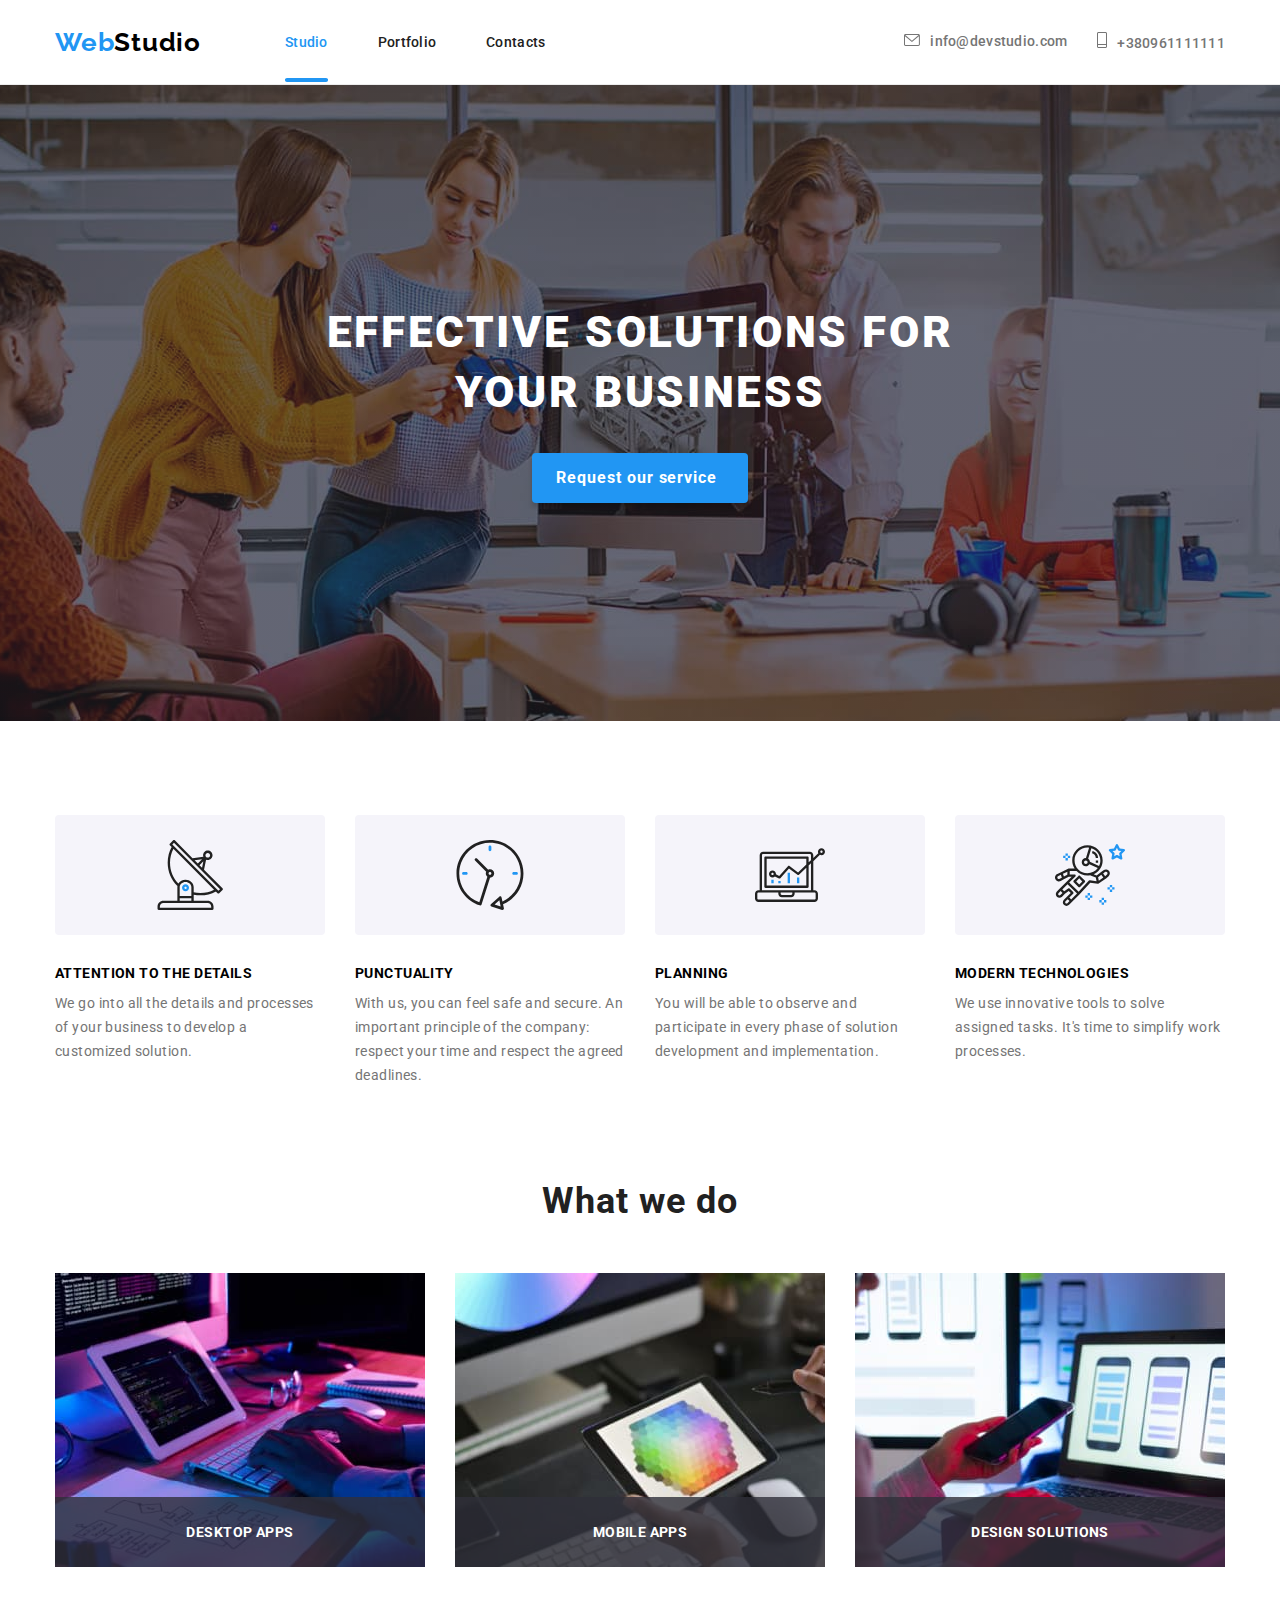
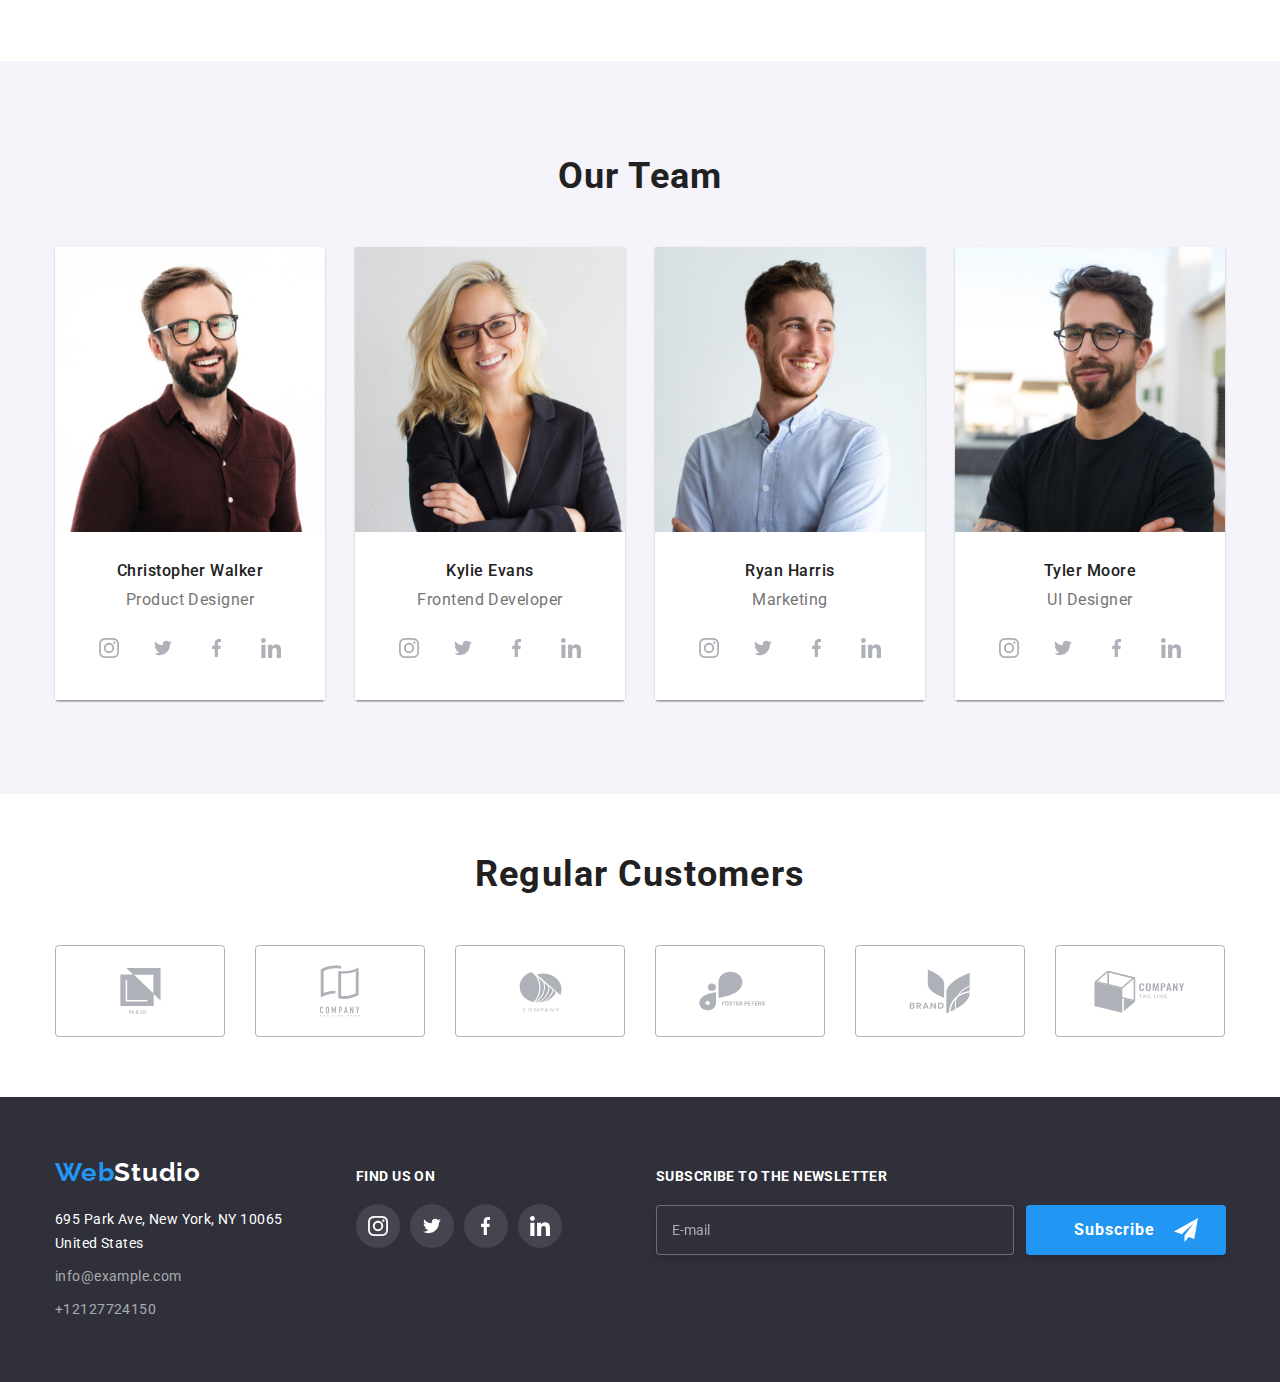
<file: index.html>
<!DOCTYPE html>
<html lang="en">
  <head>
    <meta charset="UTF-8"/>
    <meta http-equiv="X-UA-Compatible" content="IE=edge" />
    <meta name="viewport" content="width=, initial-scale=1.0" />
    <title>Web Studio</title>
    <link rel="stylesheet" href ="https://cdnjs.cloudflare.com/ajax/libs/modern-normalize/1.1.0/modern-normalize.min.css">
    <link rel="stylesheet" href="./css/main.min.css">
    <link rel="preconnect" href="https://fonts.googleapis.com">
<link rel="preconnect" href="https://fonts.gstatic.com" crossorigin>
<link href="https://fonts.googleapis.com/css2?family=Raleway:wght@700&family=Roboto:wght@400;500;700;900&display=swap" rel="stylesheet">

  </head>
  <body>
    <header class="header">
   <div class="container header-container">
      <nav class="page-nav">
            <a href="./index.html" class="logo">Web<span class="logo__header logo__header--dark">Studio</span></a>
            <ul class="page-nav__list">
              <li class="page-nav__link"><a href="./index.html" class="page-nav__item--current">Studio</a></li>
              <li class="page-nav__link"><a href="./portfolio.html" class="page-nav__item ">Portfolio</a></li>
              <li class="page-nav__link"><a href="" class="page-nav__item">Contacts</a></li>
            </ul>
      </nav>

  <div class="connect">
    <a class="connect__mail" href="mailto:info@devstudio.com">
      <svg class="connect__icon" width="16px" height="12px">
      <use href="./images4/symbol-defs.svg#icon-envelope"></use>
    </svg>info@devstudio.com</a>

    
    <a class="connect__tel"  href="tel:+380961111111"> 
      <svg class="connect__icon" width="10" height="16px">
      <use href="./images4/symbol-defs.svg#icon-Vector"></use>
    </svg>+380961111111</a>
      </div>
      <button type="button" class="menu-open-btn" data-menu-open>
        <svg class="menu-icon" width="40px" height="40px">
          <use href="./images4/symbol-defs.svg#icon-burger"></use>
        </svg>
        </button>
        
      <div class="mob-menu is-hidden" data-menu>
        <div class="mob-menu__container">
          <button type="button" class="menu-close-btn" data-menu-close>
            <svg class="modal__icon" width="19" height="19" >
              <use href="./images4/symbol-defs.svg#icon-close-sign"></use>
            </svg>
          </button>
            <div class="menu-top">
              <ul class="mob-menu__list">
                <li class="mob-menu__link"><a href="./index.html" class="mob-menu__item">Studio</a></li>
                <li class="mob-menu__link"><a href="./portfolio.html" class="mob-menu__item ">Portfolio</a></li>
                <li class="mob-menu__link"><a href="" class="mob-menu__item">Contacts</a></li>
              </ul>
          
          </div>
                <div class="menu-bottom">
                  <ul class="menu-contacts">
                    <li class="menu-connect__link">
                      <a class="menu-connect__tel"  href="tel:+380961111111">+380961111111</a>
                    </li>
                    <li class="menu-connect__link">
                      <a class="menu-connect__mail" href="mailto:info@devstudio.com">info@devstudio.com</a>
                    </li>
                  </ul>
            
              <ul class="mob-soc" >
                <li class="mob-soc__item">
                  <a class="mob-soc__link" 
                  href=""
                  target="_blank"
                  rel="noopener noreferrer nofollow">Instagram</a>
                  <span class="soc-line"></span>
                </li>
                <li class="mob-soc__item">
                  <a class="mob-soc__link" 
                  href=""
                  target="_blank"
                  rel="noopener noreferrer nofollow">Twitter</a>
                <span class="soc-line"></span>
                </li>
                <li class="mob-soc__item">
                  <a class="mob-soc__link" 
                  href=""
                  target="_blank"
                  rel="noopener noreferrer nofollow">Facebook</a>
                  <span class="soc-line">
                  </span></li>
                <li class="mob-soc__item">
                  <a class="mob-soc__link" 
                  href=""
                  target="_blank"
                  rel="noopener noreferrer nofollow">Linkedin</a>
            
                </li>
              </ul>
           </div>
          </div>
   </header> 
    <main>
     <section class="hero">
        <div class="container">
          <h1 class="hero__title"> EFFECTIVE SOLUTIONS FOR YOUR BUSINESS</h1>
          <button type="button" class="hero__button" data-modal-open>Request our service</button>
        </div>
      </section> 
   
      <section class="features">
        <div class="container">
          <h2 class="visually-hidden">What we proud of</h2>
          <ul class="features-list">
            <li class="features-list__link">
              <div class="features-list__icon">
                <svg class="features-icon" width="70" height="70">
                  <use href="./images4/symbol-defs.svg#icon-sputnik">
                  </use>
                </svg>
              </div>
                <h3 class="features-list__title">attention to the details</h3>
              <p class="features-list__text">
                We go into all the details and processes of your business to
                develop a customized solution.
              </p>
            </li>
            <li class="features-list__link">
              <div class="features-list__icon">
                <svg class="features-icon" width="70" height="70">
                  <use href="./images4/symbol-defs.svg#icon-clock">
                  </use>
                </svg>
              </div>
              <h3 class="features-list__title">punctuality</h3>
              <p class="features-list__text">
                With us, you can feel safe and secure. An important principle of
                the company: respect your time and respect the agreed deadlines.
              </p>
            </li>
            <li class="features-list__link">
              <div class="features-list__icon">
                <svg class="features-icon" width="70" height="70">
                  <use href="./images4/symbol-defs.svg#icon-diagram">
                  </use>
                </svg>
              </div>
              <h3 class="features-list__title">planning</h3>
              <p class="features-list__text">
                You will be able to observe and participate in every phase of
                solution development and implementation.
              </p>
            </li>
            <li class="features-list__link">
              <div class="features-list__icon">
                <svg class="features-icon" width="70" height="70">
                  <use href="./images4/symbol-defs.svg#icon-astronaut">
                  </use>
                </svg>
              </div>
              <h3 class="features-list__title">modern technologies</h3>
              <p class="features-list__text">
                We use innovative tools to solve assigned tasks. It's time to
                simplify work processes.
              </p>
            </li>
          </ul>
       
        </div>
      
      </section>
  
      <section class="images">
        <div class="container">
          <h2 class="images__title">What we do</h2>
          <ul class="images__list">
              <li class="images__link">
                <a class="images__img" href="">
                  <picture>
                    <source srcset="./images/computer.jpg 1x,
                    ./images/computer@2x.jpg 2x"
                    media="(min-width: 1200px)"/>
                    <img src="./images/computer.jpg" 
                  alt="person working on computer" 
                  width="370" height="294"/>
                  </picture>
                  <p class="images__text">desktop apps</p> 
                </a>
            </li>
            <li class="images__link">
              <a class="images__img" href="">
                <picture>
                  <source srcset="./images/ipad.jpg 1x,
                  ./images/ipad@2x.jpg 2x"
                  media="(min-width: 1200px)"/>
                  <img src="./images/ipad.jpg" 
                alt="person working on ipad" 
                width="370" height="294"/>
                </picture>
                
              <p class="images__text">mobile apps</p>
              </a>
             </li>
                  <li class="images__link">
                    <a class="images__img" href="">
                      <picture>
                        <source srcset="./images/phone.jpg 1x,
                        ./images/phone@2x.jpg 2x"
                        media="(min-width: 1200px)"/>
                        <img src="./images/phone.jpg" 
                    alt="person sync phone with computer" 
                    width="370" height="294"/>
                      </picture>
            <p class="images__text">design solutions</p> 
                    </a>
                  </li>
                </ul>
        </div>
        </section>
        <section class="team">
         <div class="container">
            <h2 class="team__title">Our Team</h2>
            <ul class="team-list">
              <li class="team-list__item">
                <picture>
                  <source srcset="./webstudio/man1-mob.jpg 1x , 
                  ./webstudio/man1@2x-mob.jpg 2x"
                  media="(max-width: 767px)"/>
                  <source srcset="./webstudio/man1-tab.jpg 1x ,
                  ./webstudio/man1@2x-tab.jpg 2x"
                  media="(min-width: 768px)"/>
                  <source srcset="./images/man1.jpg 1x,
                  ./webstudio/man1@2x.jpg  2x"
                  media="(min-width: 1200px)"/>
                  <img
                  class="team-list__image"
                  src="./images/man1.jpg"
                  alt="photo of man"
                  width="450"
                />
                </picture>
                
            <div class="team-description">
              <h3 class="team-description__person">Christopher Walker</h3>
              <p class="team-description__process">Product Designer</p>  
              <ul class="team-soc-list">
                <li class="team-soc-list__item"><a class="team-soc-list__link" href="">
                  <svg class="team-soc-list__icon" width="20px" height="20px">
      <use href="./images4/symbol-defs.svg#icon-instagram"></use>
    </svg></a></li>
                <li class="team-soc-list__item"><a class="team-soc-list__link" href="">
                  <svg class="team-soc-list__icon" width="20px" height="16px">
      <use href="./images4/symbol-defs.svg#icon-twitter"></use>
    </svg></a></li>
                <li class="team-soc-list__item"><a class="team-soc-list__link" href="">
                  <svg class="team-soc-list__icon" width="10px" height="20px">
      <use href="./images4/symbol-defs.svg#icon-facebook"></use>
    </svg></a></li>
                <li class="team-soc-list__item"><a class="team-soc-list__link" href="">
                  <svg class="team-soc-list__icon" width="20px" height="20px">
      <use href="./images4/symbol-defs.svg#icon-linkedin"></use>
    </svg></a></li>
              </ul>
           
            </div>     
              </li>
              <li class="team-list__item">
                <picture>
                  <source srcset="./webstudio/woman-mob.jpg 1x , 
                  ./webstudio/woman@2x-mob.jpg 2x"
                  media="(max-width: 767px)"/>
                  <source srcset="./webstudio/woman-tab.jpg 1x ,
                  ./webstudio/woman@2x-tab.jpg 2x"
                  media="(min-width: 768px)"/>
                  <source srcset="./images/woman.jpg 1x,
                  ./webstudio/woman@2x.jpg  2x"
                  media="(min-width: 1200px)"/>
                  <img
                  class="team-list__image"
                  src="./images/woman.jpg"
                  alt="photo of woman"
                  width="450"
                 />
                </picture>
                <div class="team-description">
                <h3 class="team-description__person" >Kylie Evans</h3>
                <p class="team-description__process" >Frontend Developer</p>
                <ul class="team-soc-list">
                  <li class="team-soc-list__item"><a class="team-soc-list__link" href="">
                    <svg class="team-soc-list__icon" width="20px" height="20px">
      <use href="./images4/symbol-defs.svg#icon-instagram"></use>
    </svg></a></li>
                <li class="team-soc-list__item"><a class="team-soc-list__link" href="">
                  <svg class="team-soc-list__icon" width="20px" height="16px">
      <use href="./images4/symbol-defs.svg#icon-twitter"></use>
    </svg></a></li>
                <li class="team-soc-list__item"><a class="team-soc-list__link" href="">
                  <svg class="team-soc-list__icon" width="10px" height="20px">
      <use href="./images4/symbol-defs.svg#icon-facebook"></use>
    </svg></a></li>
                <li class="team-soc-list__item"><a class="team-soc-list__link" href="">
                  <svg class="team-soc-list__icon" width="20px" height="20px">
      <use href="./images4/symbol-defs.svg#icon-linkedin"></use>
    </svg></a></li>
                </ul>
               </div>
              </li>
              <li class="team-list__item">
                <picture>
                  <source srcset="./webstudio/man2-mob.jpg 1x , 
                  ./webstudio/man2@2x-mob.jpg 2x"
                  media="(max-width: 767px)"/>
                  <source srcset="./webstudio/man2-tab.jpg 1x ,
                  ./webstudio/man2@2x-tab.jpg 2x"
                  media="(min-width: 768px)"/>
                  <source srcset="./images/man2.jpg 1x,
                  ./webstudio/man2@2x.jpg  2x"
                  media="(min-width: 1200px)"/>
                  <img
                  class="team-list__image"
                  src="./images/man2.jpg"
                  alt="photo of man"
                  width="450"
                 />
                </picture>
               <div class="team-description">
                <h3 class="team-description__person" >Ryan Harris</h3>
                <p class="team-description__process" >Marketing</p>
                <ul class="team-soc-list">
                  <li class="team-soc-list__item"><a class="team-soc-list__link" href="">
                    <svg class="team-soc-list__icon" width="20px" height="20px">
      <use href="./images4/symbol-defs.svg#icon-instagram"></use>
    </svg></a></li>
                <li class="team-soc-list__item"><a class="team-soc-list__link" href="">
                  <svg class="team-soc-list__icon" width="20px" height="16px">
      <use href="./images4/symbol-defs.svg#icon-twitter"></use>
    </svg></a></li>
                <li class="team-soc-list__item"><a class="team-soc-list__link" href="">
                  <svg class="team-soc-list__icon" width="10px" height="20px">
      <use href="./images4/symbol-defs.svg#icon-facebook"></use>
    </svg></a></li>
                <li class="team-soc-list__item"><a class="team-soc-list__link" href="">
                  <svg class="team-soc-list__icon" width="20px" height="20px">
      <use href="./images4/symbol-defs.svg#icon-linkedin"></use>
    </svg></a></li>
                  
                </ul>
                </div>
              </li>
              <li class="team-list__item">
                <picture>
                  <source srcset="./webstudio/man3-mob.jpg 1x , 
                  ./webstudio/man3@2x-mob.jpg 2x"
                  media="(max-width: 767px)"/>
                  <source srcset="./webstudio/man3-tab.jpg 1x ,
                  ./webstudio/man3@2x-tab.jpg 2x"
                  media="(min-width: 768px)"/>
                  <source srcset="./images/man3.jpg 1x,
                  ./webstudio/man3@2x.jpg  2x"
                  media="(min-width: 1200px)"/>
                  <img
                  class="team-list__image"
                  src="./images/man3.jpg"
                  alt="photo of man"
                  width="450"
                />
                </picture>
                <div class="team-description">
                <h3 class="team-description__person" >Tyler Moore</h3>
                <p class="team-description__process" >UI Designer</p>
                <ul class="team-soc-list">
                  <li class="team-soc-list__item"><a class="team-soc-list__link" href="">
                    <svg class="team-soc-list__icon" width="20px" height="20px">
      <use href="./images4/symbol-defs.svg#icon-instagram"></use>
    </svg></a></li>
                <li class="team-soc-list__item"><a class="team-soc-list__link" href="">
                  <svg class="team-soc-list__icon" width="20px" height="16px">
      <use href="./images4/symbol-defs.svg#icon-twitter"></use>
    </svg></a></li>
                <li class="team-soc-list__item"><a class="team-soc-list__link" href="">
                  <svg class="team-soc-list__icon" width="10px" height="20px">
      <use href="./images4/symbol-defs.svg#icon-facebook"></use>
    </svg></a></li>
                <li class="team-soc-list__item"><a class="team-soc-list__link" href="">
                  <svg class="team-soc-list__icon" width="20px" height="20px">
      <use href="./images4/symbol-defs.svg#icon-linkedin"></use>
    </svg></a></li>
                 
                </ul>
                </div>
              </li>
            </ul>
         </div>
        </section>
    <section class="clients"> 
        <div class="container">
          <h2 class=" clients__title">Regular Customers</h2>
          <ul class="clients-list">
            <li class="clients-list__link"><a class="clients-list__icon" href="">
              <svg class="icon" width="41" height="46">
                <use href="./images4/symbol-defs.svg#icon-square">

                </use>
              </svg>
            </a></li>
            <li class="clients-list__link"><a class="clients-list__icon" href="">
              <svg class="icon" width="40" height="52">
                <use href="./images4/symbol-defs.svg#icon-pages">
</use>
              </svg>
            </a></li>
            <li class="clients-list__link"><a class="clients-list__icon" href="">
              <svg class="icon" width="43" height="41">
                <use href="./images4/symbol-defs.svg#icon-circle">
</use>
              </svg>
            </a></li>
            <li class="clients-list__link"><a class="clients-list__icon" href="">
              <svg class="icon" width="84" height="40">
                <use href="./images4/symbol-defs.svg#icon-drops">
</use>
              </svg>
            </a></li>
            <li class="clients-list__link"><a class="clients-list__icon" href="">
              <svg class="icon" width="62" height="45">
                <use href="./images4/symbol-defs.svg#icon-leafes">
</use>
              </svg>
            </a></li>
            <li class="clients-list__link"><a class="clients-list__icon" href="">
              <svg class="icon" width="93" height="43">
                <use href="./images4/symbol-defs.svg#icon-company_square">
</use>
              </svg>
            </a></li>
          </ul>
        </div>
 </section>
    </main>
    <footer class="footer">
     <div class="container">
      <div class="footer-common">
        <div class="footer-tablet">
          <div class="footer-left">
            <div class="footer-page">
              <a href="" class="logo">Web<span class="logo__footer logo__footer--light" >Studio</span></a>
          </div>
            <ul class="footer-contacts">
            <li class="footer-contacts__address">
              <address>
              695 Park Ave, New York, NY 10065 
              United States 
           </li>
              <li class="footer-contacts__mail"><a href="mailto:info@example.com">info@example.com</a></li> 
              <li class="footer-contacts__tel"><a href="tel:+12127724150">+12127724150</a></li>
            </address> 
           </ul>
          </div>
          <div class="footer-soc-links">
          <p class="footer-find-us">Find us on</p>
          <ul class="footer-find-us__list">
              <li class="footer-find-us__item"><a class="footer-find-us__link" href="">
                <svg class="footer-find-us__icon" width="20px" height="20px">
                <use href="./images4/symbol-defs.svg#icon-instagram"></use>
                 </svg></a></li>
                 <li class="footer-find-us__item"><a class="footer-find-us__link" href="">
                  <svg class="footer-find-us__icon" width="20px" height="16px">
                 <use href="./images4/symbol-defs.svg#icon-twitter"></use>
                 </svg></a></li>
                 <li class="footer-find-us__item"><a class="footer-find-us__link" href="">
                  <svg class="footer-find-us__icon" width="10px" height="20px">
                  <use href="./images4/symbol-defs.svg#icon-facebook"></use>
                  </svg></a></li>
                  <li class="footer-find-us__item"><a class="footer-find-us__link" href="">
                  <svg class="footer-find-us__icon" width="20px" height="20px">
                  <use href="./images4/symbol-defs.svg#icon-linkedin"></use>
                  </svg></a></li>
          </ul>
        </div>
        </div>
        
    <div class="footer-form"> 
      <div class="subscribe-form">
        <div class="subscribe-form__mail">
          <p class="subscribe-form__text">
          <label for="email">Subscribe to the newsletter</label>
        </p>
          <input class ="subscribe-form__input" type="email" name="email" id="email" placeholder="E-mail"/>
        </div>
       
          <button class="subscribe-form__btn" type="submit">Subscribe
            <svg class="subscribe-form__icon" width="24" height="24">
              <use href="./images4/symbol-defs.svg#icon-icon_send"></use>
            </svg>
            </button>
      </div>
      
    </div>
      </div>
     </div>
    </footer>
    <div class="backdrop is-hidden" data-modal>
      <div class="modal">
        <button type="button" class="modal__btn" data-modal-close>
        <svg class="modal__icon" width="11" height="11" >
          <use href="./images4/symbol-defs.svg#icon-close-sign"></use>
        </svg>
      </button>
    
  <form class="form">
  <p class="form-title">Leave your information and we'll call you back</p>
  <div class="form-field">
    <label for="name" class="form-field__label">Name</label>
    <input type="text" class="form-field__input" name="name" id="name"/>
   
<svg class="form-field__icon" width="12" height="12" >

<use href="./images4/symbol-defs.svg#icon-name"></use>
</svg>
  </div>
  <div class="form-field">
    <label for="tel" class="form-field__label" >Telephone</label>
    <input type="text" class="form-field__input" name="tel" id="tel">
    
    <svg class="form-field__icon" width="13" height="13" >
      <use href="./images4/symbol-defs.svg#icon-tel"></use>
    </svg>
  </div>
  <div class="form-field">
    <label for="mail" class="form-field__label">E-mail</label>
    <input type="text" class="form-field__input" name="mail" id="mail">
   
    <svg class="form-field__icon" width="15" height="12" >
      <use href="./images4/symbol-defs.svg#icon-mail"></use>
    </svg>
  </div>
<div class="form-comment">
  <label for="comment" class="form-comment__text">Comments</label>
  <textarea  class="modal-comment" name="comment" id="comment" placeholder="Enter the text"></textarea>
  
</div>

<div class="form-checkbox">
  <label  class="form-checkbox__label">
    <input class="form-checkbox__input" type="checkbox" name="policy" value="I agree with the newsletter and accept the Terms and Conditions">
    
<svg class="form-checkbox__icon" width="16" height=15>
  <use href="./images4/symbol-defs.svg#icon-black_icon"></use>
</svg>
I agree with the newsletter and accept
 <a href="#" class="policy">the Terms and Conditions</a>
</label>
</div>
 <button type="submit" class="send-btn">Send</button>
</form>
    </div>
    </div>
    <script src="./js/modal.js"></script>
    <script src="./js/menu.js"></script>
  </body>
</html>
</file>
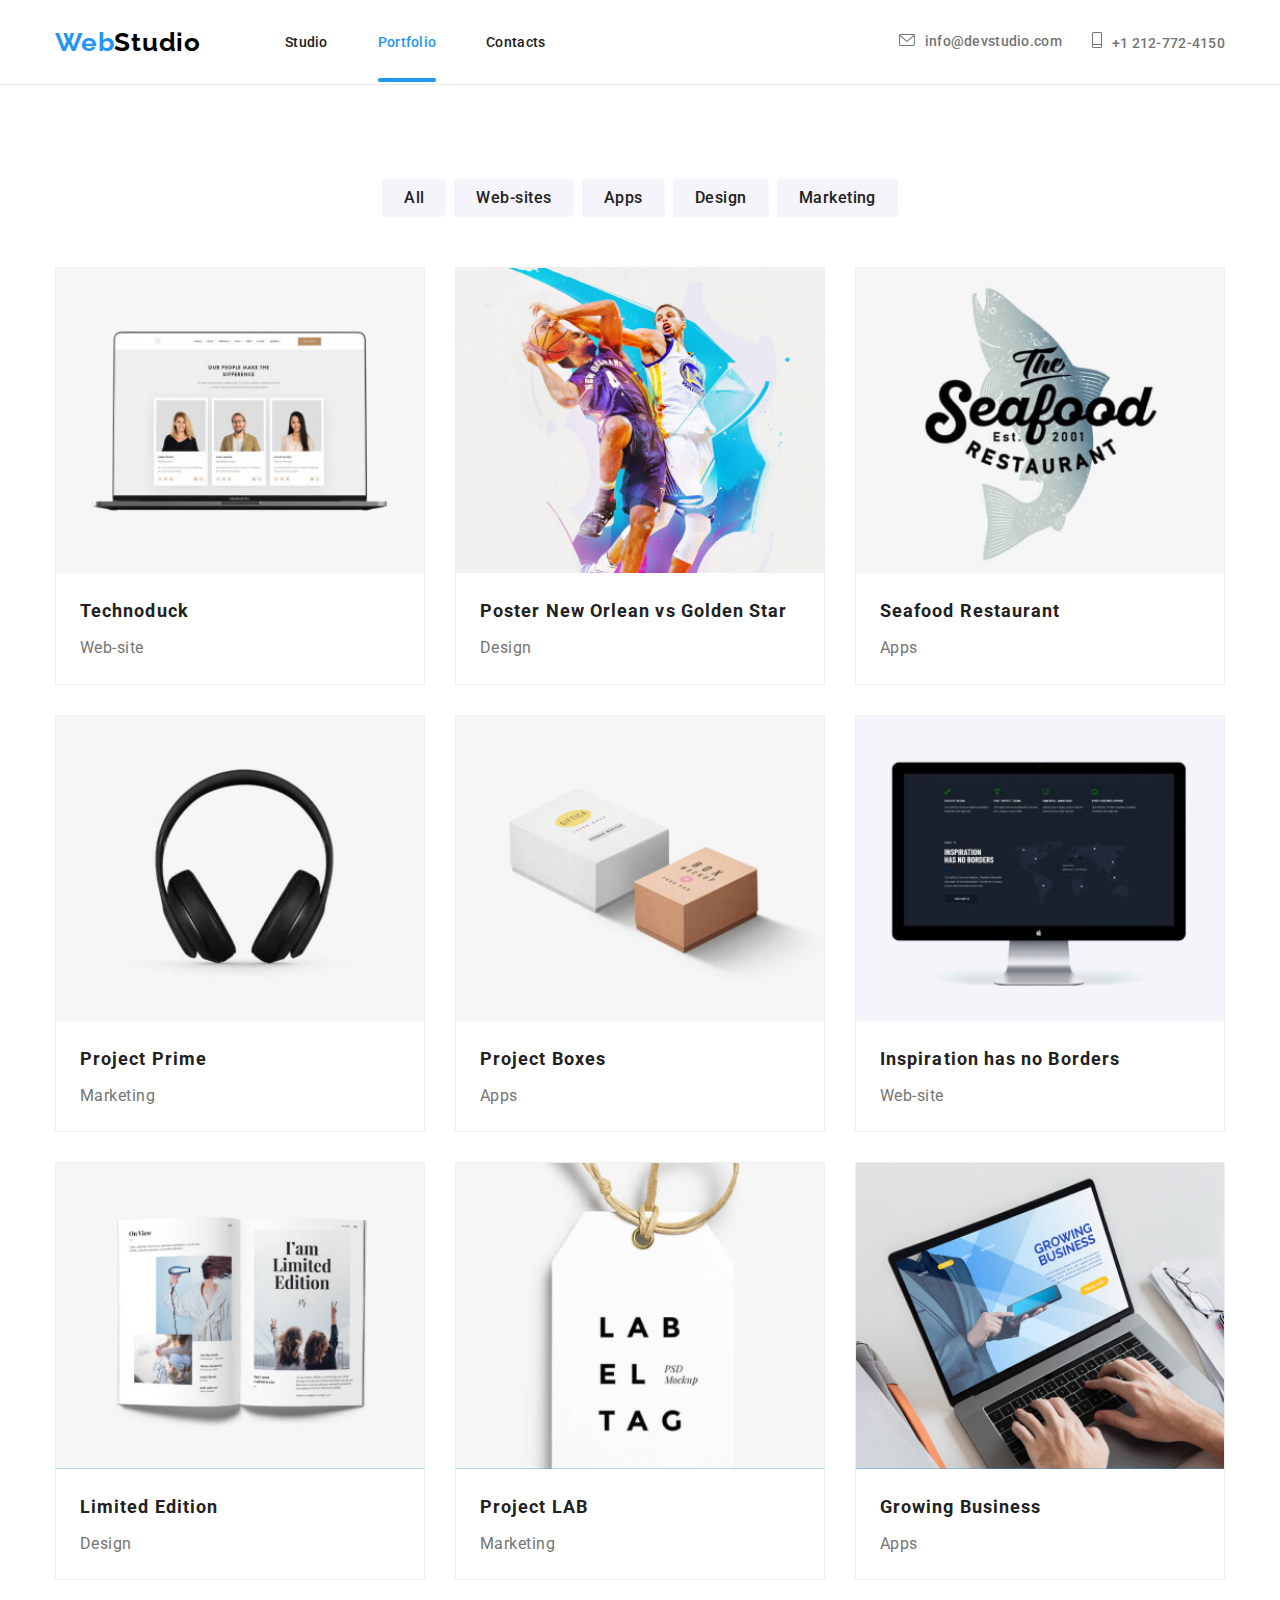
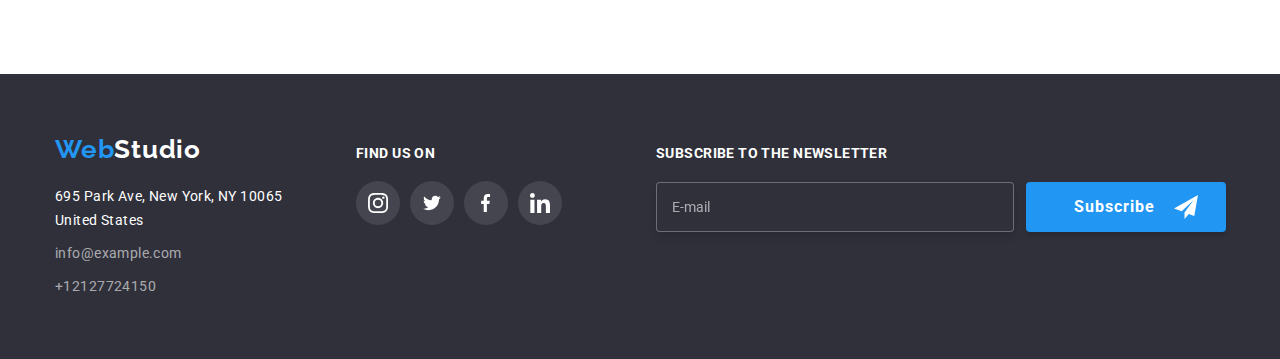
<file: portfolio.html>
<!DOCTYPE html>
<html lang="en">
  <head>
    <meta charset="UTF-8"/>
    <meta http-equiv="X-UA-Compatible" content="IE=edge" />
    <meta name="viewport" content="width=, initial-scale=1.0" />
    <title>Portfolio</title>
    <link rel="stylesheet" href="https://cdnjs.cloudflare.com/ajax/libs/modern-normalize/1.1.0/modern-normalize.min.css">
    <link rel="stylesheet" href="./css/main.min.css">
    <link rel="preconnect" href="https://fonts.googleapis.com">
<link rel="preconnect" href="https://fonts.gstatic.com" crossorigin>
<link href="https://fonts.googleapis.com/css2?family=Raleway:wght@700&family=Roboto:wght@400;500;700;900&display=swap" rel="stylesheet">
  </head>
  <body>
    <header class="header">
      <div class="container header-container">
        <nav class="page-nav">
          <a href="./index.html" class="logo">Web<span class="logo__header logo__header--dark">Studio</span></a>
          <ul class="page-nav__list">
            <li class="page-nav__link"><a href="./index.html" class="page-nav__item">Studio</a></li>
            <li class="page-nav__link"><a href="./portfolio.html" class="page-nav__item--current">Portfolio</a></li>
            <li class="page-nav__link"><a href="" class="page-nav__item">Contacts</a></li>
          </ul>
        </nav>
        <div class="connect">
          <a class="connect__mail" href="mailto:info@devstudio.com">
            <svg class="connect__icon" width="16px" height="12px">
            <use href="./images4/symbol-defs.svg#icon-envelope"></use>
          </svg>info@devstudio.com</a>
         <a class="connect__tel"  href="tel:+12127724150"> 
            <svg class="connect__icon" width="10" height="16px">
            <use href="./images4/symbol-defs.svg#icon-Vector"></use>
          </svg>+1 212-772-4150</a>
        </div>
        <button type="button" class="menu-open-btn" data-menu-open>
          <svg class="menu-icon" width="40px" height="40px">
            <use href="./images4/symbol-defs.svg#icon-burger"></use>
          </svg>
          </button>
          
        <div class="mob-menu is-hidden" data-menu>
          <div class="mob-menu__container">
            <button type="button" class="menu-close-btn" data-menu-close>
              <svg class="modal__icon" width="19" height="19" >
                <use href="./images4/symbol-defs.svg#icon-close-sign"></use>
              </svg>
            </button>
              <div class="menu-top">
                <ul class="mob-menu__list">
                  <li class="mob-menu__link"><a href="./index.html" class="mob-menu__item">Studio</a></li>
                  <li class="mob-menu__link"><a href="./portfolio.html" class="mob-menu__item ">Portfolio</a></li>
                  <li class="mob-menu__link"><a href="" class="mob-menu__item">Contacts</a></li>
                </ul>
            
            </div>
                  <div class="menu-bottom">
                    <ul class="menu-contacts">
                      <li class="menu-connect__link">
                        <a class="menu-connect__tel"  href="tel:+380961111111">+380961111111</a>
                      </li>
                      <li class="menu-connect__link">
                        <a class="menu-connect__mail" href="mailto:info@devstudio.com">info@devstudio.com</a>
                      </li>
                    </ul>
              
                <ul class="mob-soc" >
                  <li class="mob-soc__item">
                    <a class="mob-soc__link" 
                    href=""
                    target="_blank"
                    rel="noopener noreferrer nofollow">Instagram</a>
                    <span class="soc-line"></span>
                  </li>
                  <li class="mob-soc__item">
                    <a class="mob-soc__link" 
                    href=""
                    target="_blank"
                    rel="noopener noreferrer nofollow">Twitter</a>
                  <span class="soc-line"></span>
                  </li>
                  <li class="mob-soc__item">
                    <a class="mob-soc__link" 
                    href=""
                    target="_blank"
                    rel="noopener noreferrer nofollow">Facebook</a>
                    <span class="soc-line">
                    </span></li>
                  <li class="mob-soc__item">
                    <a class="mob-soc__link" 
                    href=""
                    target="_blank"
                    rel="noopener noreferrer nofollow">Linkedin</a>
              
                  </li>
                </ul>
             </div>
            </div>
    </header>
    <main>
      
     <section class="portfolio"> 
        <div class="container">
      <h1 class="visually-hidden">Portfolio Details</h1>
        
        <ul class="portfolio-list ">
              <li class="portfolio-list__item"><button type ="button" class="portfolio-list__button">All</button></li>
              <li class="portfolio-list__item"><button type ="button" class="portfolio-list__button">Web-sites</button></li>
              <li class="portfolio-list__item"><button type ="button" class="portfolio-list__button">Apps</button></li>
              <li class="portfolio-list__item"><button type ="button" class="portfolio-list__button">Design</button></li>
              <li class="portfolio-list__item"><button type ="button" class="portfolio-list__button">Marketing</button></li>
          </ul>
  <ul class="portfolio-card-list">
   
      <li class="portfolio-card-list__link">
          <a class="portfolio-card-list__image" href="">
            <div class="image-wrapper">
              <picture>
                <source srcset="./portfolio/mobile/people-mob.jpg 1x, 
                ./portfolio/mobile/people@2x-mob.jpg 2x "
                media="(max-width: 767px)"/>
                <source srcset="./portfolio/tablet/people-tab.jpg 1x,
                ./portfolio/tablet/people@2x-tab.jpg 2x"
                media="(min-width: 768px)"/>
                <source srcset="./images2/people.jpg 1x,
                ./portfolio/people@2x.jpg 2x"
                media="(min-width: 1200px)"/>
                <img src="./images2/people.jpg" 
                     alt="group of people" 
                     width="450"/>
              </picture>
            
    <p class="image-wrapper__text">Technoduck is a state-of-the-art coronavirus distribution platform. Companies use this platform for digital espionage and attacks on competitors' secure servers.</p>
</div>
            
      <div class="portfolio-description">
          <h2 class="portfolio-description__title">Technoduck</h2> 
          <p class="portfolio-description__text ">Web-site</p>
        </div>
        
      </a>    
        </li>
      <li class="portfolio-card-list__link">
        <a class="portfolio-card-list__image" href="">
          <div class="image-wrapper">
            <picture>
              <source srcset="./portfolio/mobile/basketball-mob.jpg 1x , 
              ./portfolio/mobile/basketball@2x-mob.jpg 2x "
              media="(max-width: 767px)"/>
              <source srcset="./portfolio/tablet/basketball-tab.jpg 1x  ,
              ./portfolio/tablet/basketball@2x-tab.jpg 2x"
              media="(min-width: 768px)"/>
              <source srcset="./images2/basketball.jpg 1x,
              ./portfolio/basketball@2x.jpg 2x"
              media="(min-width: 1200px)"/>
              <img src="./images2/basketball.jpg" 
                  alt="group of people" 
                  width="450"/>
            </picture>
         <p class="image-wrapper__text">Technoduck is a state-of-the-art coronavirus distribution platform. Companies use this platform for digital espionage and attacks on competitors' secure servers.</p>
      </div>
        <div class="portfolio-description">
        <h2 class="portfolio-description__title" >Poster New Orlean vs Golden Star</h2>
                  <p class="portfolio-description__text ">Design</p>
                  
             </div>  
            </a>  
      </li>
      <li class="portfolio-card-list__link"><a class="portfolio-card-list__image" href="">
        <div class="image-wrapper">
          <picture>
            <source srcset="./portfolio/mobile/seafood-mob.jpg 1x , 
            ./portfolio/mobile/seafood@2x-mob.jpg 2x "
            media="(max-width: 767px)"/>
            <source srcset="./portfolio/tablet/seafood-tab.jpg 1x  ,
            ./portfolio/tablet/seafood@2x-tab.jpg 2x"
            media="(min-width: 768px)"/>
            <source srcset="./images2/seafood.jpg 1x,
            ./portfolio/seafood@2x.jpg 2x"
            media="(min-width: 1200px)"/>
            <img src="./images2/seafood.jpg" 
        alt="menu restaurant" 
        width="450"/>
          </picture>
        
          <p class="image-wrapper__text">Technoduck is a state-of-the-art coronavirus distribution platform. Companies use this platform for digital espionage and attacks on competitors' secure servers.</p>
      </div>
        <div class="portfolio-description">
              <h2 class="portfolio-description__title">Seafood Restaurant</h2>
                  <p class="portfolio-description__text ">Apps</p>
        </div>
      </a>  
      </li>
      <li class="portfolio-card-list__link">
        <a class="portfolio-card-list__image" href="">
          <div class="image-wrapper">
            <picture>
              <source srcset="./portfolio/mobile/headphones-mob.jpg 1x , 
              ./portfolio/mobile/headphones@2x-mob.jpg 2x "
              media="(max-width: 767px)"/>
              <source srcset="./portfolio/tablet/headphones-tab.jpg 1x  ,
              ./portfolio/tablet/headphones@2x-tab.jpg 2x"
              media="(min-width: 768px)"/>
              <source srcset="./images2/headphones.jpg 1x,
              ./portfolio/headphones@2x.jpg 2x"
              media="(min-width: 1200px)"/>
              <img src="./images2/headphones.jpg" 
              alt="headphones" 
              width="450"/>
            </picture>
         
            <p class="image-wrapper__text">Technoduck is a state-of-the-art coronavirus distribution platform. Companies use this platform for digital espionage and attacks on competitors' secure servers.</p>
        </div>
        <div class="portfolio-description">
              <h2 class="portfolio-description__title">Project Prime</h2>
                  <p class="portfolio-description__text ">Marketing</p>
                 
        </div>
      </a>  
      </li>
      <li class="portfolio-card-list__link">
        <a class="portfolio-card-list__image" href="">
          <div class="image-wrapper">
            <picture>
              <source srcset="./portfolio/mobile/boxes-mob.jpg 1x , 
              ./portfolio/mobile/boxes@2x-mob.jpg 2x "
              media="(max-width: 767px)"/>
              <source srcset="./portfolio/tablet/boxes-tab.jpg 1x  ,
              ./portfolio/tablet/boxes@2x-tab.jpg 2x"
              media="(min-width: 768px)"/>
              <source srcset="./images2/boxes.jpg 1x,
              ./portfolio/boxes@2x.jpg 2x"
              media="(min-width: 1200px)"/>
              <img src="./images2/boxes.jpg"
              alt="boxes" 
              width="450"/>
            </picture>
        
          <p class="image-wrapper__text">Technoduck is a state-of-the-art coronavirus distribution platform. Companies use this platform for digital espionage and attacks on competitors' secure servers.</p>
      </div>
        <div class="portfolio-description">
              <h2 class="portfolio-description__title">Project Boxes </h2>
                  <p class="portfolio-description__text ">Apps</p>
                  
        </div>
      </a>  
      </li>
      <li class="portfolio-card-list__link">
        <a class="portfolio-card-list__image" href="">
          <div class="image-wrapper">
            <picture>
              <source srcset="./portfolio/mobile/macbook-mob.jpg 1x , 
              ./portfolio/mobile/macbook@2x-mob.jpg 2x "
              media="(max-width: 767px)"/>
              <source srcset="./portfolio/tablet/macbook-tab.jpg 1x  ,
              ./portfolio/tablet/macbook@2x-tab.jpg 2x"
              media="(min-width: 768px)"/>
              <source srcset="./images2/macbook.jpg 1x,
              ./portfolio/macbook@2x.jpg 2x"
              media="(min-width: 1200px)"/>
              <img src="./images2/macbook.jpg" 
          alt="macbook" 
          width="450"/>
            </picture>
          
            <p class="image-wrapper__text">Technoduck is a state-of-the-art coronavirus distribution platform. Companies use this platform for digital espionage and attacks on competitors' secure servers.</p>
        </div>
        <div class="portfolio-description">
              <h2 class="portfolio-description__title" >Inspiration has no Borders</h2>
                  <p class="portfolio-description__text ">Web-site</p>
                 
        </div>  
      </a>  
      </li>
      <li class="portfolio-card-list__link">
        <a class="portfolio-card-list__image" href="">
          <div class="image-wrapper">
            <picture>
              <source srcset="./portfolio/mobile/magazine-mob.jpg 1x , 
              ./portfolio/mobile/magazine@2x-mob.jpg 2x "
              media="(max-width: 767px)"/>
              <source srcset="./portfolio/tablet/magazine-tab.jpg 1x  ,
              ./portfolio/tablet/magazine@2x-tab.jpg 2x"
              media="(min-width: 768px)"/>
              <source srcset="./images2/magazine.jpg 1x,
              ./portfolio/magazine@2x.jpg 2x"
              media="(min-width: 1200px)"/>
              <img src="./images2/magazine.jpg" 
                   alt="magazine" 
                   width="450"/>
            </picture>
          
            <p class="image-wrapper__text">Technoduck is a state-of-the-art coronavirus distribution platform. Companies use this platform for digital espionage and attacks on competitors' secure servers.</p>
        </div>
        <div class="portfolio-description">
              <h2 class="portfolio-description__title">Limited Edition</h2>
                  <p class="portfolio-description__text ">Design</p>
                  
        </div>
      </a>  
      </li>
      <li class="portfolio-card-list__link">
        <a class="portfolio-card-list__image" href="">
          <div class="image-wrapper">
            <picture>
              <source srcset="./portfolio/mobile/label-mob.jpg 1x, 
              ./portfolio/mobile/label@2x-mob.jpg 2x "
              media="(max-width: 767px)"/>
              <source srcset="./portfolio/tablet/label-tab.jpg 1x  ,
              ./portfolio/tablet/label@2x-tab.jpg 2x"
              media="(min-width: 768px)"/>
              <source srcset="./images2/label.jpg 1x,
              ./portfolio/label@2x.jpg 2x"
              media="(min-width: 1200px)"/>
              <img src="./images2/label.jpg" 
                   alt="label_tag" 
                   width="450"/>
            </picture>
          <p class="image-wrapper__text">Technoduck is a state-of-the-art coronavirus distribution platform. Companies use this platform for digital espionage and attacks on competitors' secure servers.</p>
        </div>
        <div class="portfolio-description">
              <h2 class="portfolio-description__title">Project LAB</h2>
                  <p class="portfolio-description__text ">Marketing</p>
                 
        </div>
      </a>  
      </li>
      <li class="portfolio-card-list__link">
        <a class="portfolio-card-list__image" href="">
          <div class="image-wrapper">
            <picture>
              <source srcset="./portfolio/mobile/notebook-mob.jpg 1x , 
              ./portfolio/mobile/notebook@2x-mob.jpg 2x "
              media="(max-width: 767px)"/>
              <source srcset="./portfolio/tablet/notebook-tab.jpg 1x  ,
              ./portfolio/tablet/notebook@2x-tab.jpg 2x"
              media="(min-width: 768px)"/>
              <source srcset="./images2/notebook.jpg 1x,
              ./portfolio/notebook@2x.jpg 2x"
              media="(min-width: 1200px)"/>
             <img src="./images2/notebook.jpg" 
              alt="notebook" 
              width="450"/>
            </picture>
          
            <p class="image-wrapper__text">Technoduck is a state-of-the-art coronavirus distribution platform. Companies use this platform for digital espionage and attacks on competitors' secure servers.</p>
         
        </div>
        <div class="portfolio-description">
              <h2 class="portfolio-description__title">Growing Business</h2>
                  <p class="portfolio-description__text ">Apps</p>  
        </div>
      </a>  
      </li>
    </ul>
</div>
  </section> 
  </main>
  <footer class="footer">
    <div class="container">
     <div class="footer-common">
       <div class="footer-tablet">
         <div class="footer-left">
           <div class="footer-page">
             <a href="" class="logo">Web<span class="logo__footer logo__footer--light" >Studio</span></a>
         </div>
           <ul class="footer-contacts">
           <li class="footer-contacts__address">
             <address>
             695 Park Ave, New York, NY 10065 
             United States 
          </li>
             <li class="footer-contacts__mail"><a href="mailto:info@example.com">info@example.com</a></li> 
             <li class="footer-contacts__tel"><a href="tel:+12127724150">+12127724150</a></li>
           </address> 
          </ul>
         </div>
         <div class="footer-soc-links">
         <p class="footer-find-us">Find us on</p>
         <ul class="footer-find-us__list">
             <li class="footer-find-us__item"><a class="footer-find-us__link" href="">
               <svg class="footer-find-us__icon" width="20px" height="20px">
               <use href="./images4/symbol-defs.svg#icon-instagram"></use>
                </svg></a></li>
                <li class="footer-find-us__item"><a class="footer-find-us__link" href="">
                 <svg class="footer-find-us__icon" width="20px" height="16px">
                <use href="./images4/symbol-defs.svg#icon-twitter"></use>
                </svg></a></li>
                <li class="footer-find-us__item"><a class="footer-find-us__link" href="">
                 <svg class="footer-find-us__icon" width="10px" height="20px">
                 <use href="./images4/symbol-defs.svg#icon-facebook"></use>
                 </svg></a></li>
                 <li class="footer-find-us__item"><a class="footer-find-us__link" href="">
                 <svg class="footer-find-us__icon" width="20px" height="20px">
                 <use href="./images4/symbol-defs.svg#icon-linkedin"></use>
                 </svg></a></li>
         </ul>
       </div>
       </div>
       
   <div class="footer-form"> 
     <div class="subscribe-form">
       <div class="subscribe-form__mail">
         <p class="subscribe-form__text">
         <label for="email">Subscribe to the newsletter</label>
       </p>
         <input class ="subscribe-form__input" type="email" name="email" id="email" placeholder="E-mail"/>
       </div>
      
         <button class="subscribe-form__btn" type="submit">Subscribe
           <svg class="subscribe-form__icon" width="24" height="24">
             <use href="./images4/symbol-defs.svg#icon-icon_send"></use>
           </svg>
           </button>
     </div>
     
   </div>
     </div>
    </div>
   </footer>
      
    <div class="backdrop is-hidden" data-modal>
      <div class="modal">
        <button type="button" class="modal-btn" data-modal-close>
        <svg class="modal-icon" width="18" height="18" >
          <use href="./images4/symbol-defs.svg#icon-close-sign"></use>
        </svg>
      </button>
    </div>
    </div>
    <script src="./js/menu.js"></script>
  </body>
</html>
</file>
<file: css/main.min.css>
body{font-family:"Roboto",sans-serif;background-color:#fff}:root{--main-text-color: #ffffff;--second-text-color: #212121;--accent-color: #2196f3;--transition: color 250ms cubic-bezier(0.4, 0, 0.2, 1), background 250ms cubic-bezier(0.4, 0, 0.2, 1), shadow 250ms cubic-bezier(0.4, 0, 0.2, 1);--bg-gradient:linear-gradient( to right,rgba(47, 48, 58, 0.4), rgba(47, 48, 58, 0.4))}p,h1,h2,h3,h4,h5,h6{margin:0}ul,ol{margin:0;padding-left:0;list-style:none}button{cursor:pointer}address{font-style:normal}a{color:currentColor;text-decoration:none}img{display:block;max-width:100%;height:auto;width:100%}.no-scroll{overflow:hidden}.visually-hidden{position:absolute;width:1px;height:1px;margin:-1px;border:0;padding:0;white-space:nowrap;-webkit-clip-path:inset(100%);clip-path:inset(100%);clip:rect(0 0 0 0);overflow:hidden}.container{width:100%;padding-left:15px;padding-right:15px;margin-left:auto;margin-right:auto}@media screen and (min-width: 480px){.container{width:480px}}@media screen and (min-width: 768px){.container{width:768px}}@media screen and (min-width: 1200px){.container{width:1200px}}.backdrop{position:fixed;top:0;width:100%;height:100%;background-color:rgba(0,0,0,.2);transition:opacity 500ms linear,visibility 500ms linear}.modal{max-width:450px;min-height:609px;background-color:#fff;position:absolute;top:50%;left:50%;transform:translate(-50%, -50%) scale(1);box-shadow:0px 1px 3px rgba(0,0,0,.12),0px 1px 1px rgba(0,0,0,.14),0px 2px 1px rgba(0,0,0,.2);border-radius:4px;transition:transform 500ms linear}@media screen and (min-width: 480px){.modal{width:450px;height:609px}}@media screen and (min-width: 1200px){.modal{width:521px;min-height:581px}}.backdrop.is-hidden .modal{transform:translate(-50%, -50%) scale(0)}.modal__icon{transition:var(--transition)}.modal__icon:hover{fill:var(--accent-color)}.modal__btn{width:30px;height:30px;border:1px solid rgba(0,0,0,.1);border-radius:50%;background-color:rgba(0,0,0,0);position:absolute;top:10px;right:10px;display:flex;align-items:center;justify-content:center;padding:0;cursor:pointer}.is-hidden{opacity:0;pointer-events:none;visibility:hidden}.modal{padding:40px}.form-title{margin-bottom:30px;font-weight:700;font-size:20px;line-height:1.15;text-align:center;letter-spacing:.03em;color:#212121}.form{max-width:450px;height:100%}.form-field{position:relative;display:flex;flex-direction:column;margin-bottom:28px}.form-field:nth-child(4n){margin-bottom:10px}.form-field:focus-within{border-color:var(--accent-color)}.form-field__input{margin:0;padding:6px 10px;width:100%;height:40px;border:1px solid rgba(33,33,33,.2);border-radius:4px;padding-left:40px}.form-field__input:hover,.form-field__input:focus{border-color:var(--accent-color);cursor:pointer}.form-field__label{margin-bottom:4px;position:absolute;font-weight:400;font-size:12px;line-height:1.16;letter-spacing:.01em;top:80%;left:0;color:#757575;transform:translateY(-50px)}.form-field__icon{position:absolute;top:50%;left:10px;transform:translateY(-50%);display:inline-block;transition:var(--transition)}.form-field__input:hover~.form-field__icon,.form-field__input:focus~.form-field__icon{fill:var(--accent-color)}.form-comment{margin-bottom:20px}.form-comment__text{margin-bottom:5px;font-weight:400;font-size:12px;line-height:14px;letter-spacing:.01em;color:#757575}.modal-comment{padding:12px;resize:none;width:100%;height:120px;border:1px solid rgba(33,33,33,.2);border-radius:4px}.modal-comment::-moz-placeholder{font-weight:400;font-size:12px;line-height:1.16;letter-spacing:.01em;color:rgba(117,117,117,.5);text-align:left}.modal-comment:-ms-input-placeholder{font-weight:400;font-size:12px;line-height:1.16;letter-spacing:.01em;color:rgba(117,117,117,.5);text-align:left}.modal-comment::placeholder{font-weight:400;font-size:12px;line-height:1.16;letter-spacing:.01em;color:rgba(117,117,117,.5);text-align:left}.modal-comment:hover,.modal-comment:focus{border-color:var(--accent-color);cursor:pointer}.form-checkbox{font-weight:400;font-size:14px;line-height:1.71;letter-spacing:.03em;color:#757575}.policy{font-weight:400;font-size:14px;line-height:24px;letter-spacing:.03em;color:var(--accent-color);margin-left:5px;border-bottom:1px solid var(--accent-color)}.checkbox{position:absolute;top:20px;left:20px}.form-checkbox__input{-webkit-appearance:none;-moz-appearance:none;appearance:none}.form-checkbox__icon{display:inline-block}.form-checkbox__input:checked+.form-checkbox__icon{fill:var(--accent-color);background-color:var(--accent-color);background-image:url(../images4/checkbox.svg);background-size:contain;background-origin:border-box;border-radius:2px}.send-btn{display:flex;align-items:center;justify-content:center;min-width:200px;height:50px;font-weight:700;font-size:16px;line-height:1.88;letter-spacing:.06em;padding:10px 20px;margin-top:30px;margin-right:auto;margin-left:auto;color:#fff;background-color:#2196f3;cursor:pointer;border:none;box-shadow:0px 4px 4px rgba(0,0,0,.15);border-radius:4px;transition:var(--transition)}.mob-menu__container{display:flex;flex-direction:column;justify-content:space-between;overflow:auto;width:100%;height:100%}.menu-open-btn{display:block;margin-left:auto;background-color:rgba(0,0,0,0);border:none;cursor:pointer;transform:var(--transition)}.menu-open-btn:hover,.menu-open-btn:focus{fill:var(--accent-color)}@media screen and (min-width: 768px){.menu-open-btn{display:none}}.menu-close-btn{display:block;margin-left:auto;background-color:rgba(0,0,0,0);border:none;cursor:pointer;transform:var(--transition)}.menu-close-btn:hover,.menu-close-btn:focus{fill:var(--accent-color)}.mob-menu{position:fixed;top:0;left:0;background-color:#fff;width:100vw;height:100vh;z-index:1;padding:48px 40px;transition:transform 250ms cubic-bezier(0.4, 0, 0.2)}is-hidden{opacity:0;pointer-events:none;visibility:hidden}.mob-menu__list{display:flex;flex-direction:column;gap:32px;margin-bottom:50px}.mob-menu__link{font-weight:500;font-size:40px;line-height:47px;letter-spacing:.02em;color:#212121;cursor:pointer;transform:var(--transition)}.mob-menu__link:hover,.mob-menu__link:focus{color:#2196f3}.mob-menu__link:not(:last-child){margin-bottom:32px}.menu-contacts{display:flex;flex-direction:column;gap:32px;margin-bottom:64px}.menu-connect__tel{font-weight:500;font-size:34px;line-height:1.17;letter-spacing:.02em;transform:var(--transition);color:#2196f3}.menu-connect__tel:hover,.menu-connect__tel:focus{color:#2196f3}.menu-connect__mail{font-weight:500;font-size:24px;line-height:1.16;letter-spacing:.02em;transform:var(--transition);color:#757575}.menu-connect__mail:hover,.menu-connect__mail:focus{color:#2196f3}.mob-soc{display:flex;gap:10px}.mob-soc__item{font-weight:500;font-size:13px;line-height:1.22;letter-spacing:.02em;color:#2196f3}.soc-line{margin-left:10px;width:22px;border:1px solid rgba(33,33,33,.2);transform:rotate(90deg)}.header-container{display:flex;align-items:center}.header{border-bottom:1px solid #ececec}.page-nav{display:flex;align-items:center}.page-nav__list{display:flex;flex-direction:row;display:none}@media screen and (min-width: 768px){.page-nav__list{display:flex;flex-direction:row}}.page-nav__link{padding-top:32px;padding-bottom:32px;display:block;margin-right:50px}.page-nav__link:nth-child(3n){margin-right:0}.page-nav__item{position:relative;padding-top:32px;padding-bottom:32px;font-weight:500;font-size:14px;line-height:1.14;letter-spacing:.02em;text-decoration:none;color:var(--second-text-color);transition:var(--transition)}.page-nav__item:hover::after{scale:1}.page-nav__item:hover,.page-nav__item:focus{color:#2196f3}.page-nav__item--current{position:relative;padding-top:32px;padding-bottom:32px;font-weight:500;font-size:14px;line-height:1.14;letter-spacing:.02em;text-decoration:none;transition:var(--transition);color:var(--accent-color)}.page-nav__item--current::after{content:"";display:block;position:absolute;left:0;bottom:0;width:100%;height:4px;border-radius:2px;border-bottom:3px solid var(--accent-color);background-color:var(--accent-color)}.logo{padding-top:25px;padding-bottom:25px;font-family:"Raleway";font-weight:700;font-size:26px;line-height:1.19;letter-spacing:.03em;color:var(--accent-color)}@media screen and (min-width: 1200px){.logo{margin-right:94px;width:136px}}.logo__header--dark{color:#000}@media screen and (min-width: 768px){.logo__header--dark{margin-right:88px}}.logo__footer--light{color:#fff}.connect{display:flex;margin-left:auto;display:none}.connect:nth-child(2n){margin-right:0;margin-bottom:0}@media screen and (min-width: 768px){.connect{display:flex;flex-direction:column;margin-left:auto}}@media screen and (min-width: 1200px){.connect{display:flex;flex-direction:row;margin-left:auto;align-items:center;gap:30px}}@media screen and (min-width: 768px)and (max-width: 1199px){.connect__mail{margin-bottom:10px}}.connect__mail,.connect__tel{font-weight:500;font-size:14px;line-height:1.14;letter-spacing:.02em;text-decoration:none;color:#757575;transition:var(--transition)}.connect__mail:last-child,.connect__tel:last-child{margin-right:0}.connect__mail:hover,.connect__mail:focus,.connect__tel:hover,.connect__tel:focus{color:var(--accent-color);fill:#2196f3}@media screen and (min-width: 768px){.connect__mail,.connect__tel{font-size:12px}}@media screen and (min-width: 1200px){.connect__mail,.connect__tel{padding-top:32px;padding-bottom:32px;font-size:14px}}.connect__icon{fill:currentColor;margin-right:10px;transition:var(--transition)}.connect__icon:hover .connect__icon:focus{color:var(--accent-color);fill:#2196f3}.hero{display:flex;flex-wrap:wrap;justify-content:center;padding:118px;background-color:#2f303a;background-image:var(--bg-gradient),url(../webstudio/hero-mob.jpg);background-repeat:no-repeat;background-size:cover;background-position:center;margin-left:auto;margin-right:auto}@media(min-device-pixel-ratio: 2),(-webkit-min-device-pixel-ratio: 2),(min-resolution: 192dpi),(min-resolution: 2dppx){.hero{background-image:var(--bg-gradient),url(../webstudio/hero@2x-mob.jpg)}}@media screen and (min-width: 768px){.hero{padding-top:118px;padding-bottom:118px;background-image:var(--bg-gradient),url(../webstudio/hero-tab.jpg)}}@media screen and (min-width: 768px)and (min-device-pixel-ratio: 2),screen and (min-width: 768px)and (-webkit-min-device-pixel-ratio: 2),screen and (min-width: 768px)and (min-resolution: 192dpi),screen and (min-width: 768px)and (min-resolution: 2dppx){.hero{background-image:var(--bg-gradient),url(../webstudio/hero@2x-tab.jpg)}}@media screen and (min-width: 1200px){.hero{padding:200px;align-items:center;min-width:696px;text-align:center;max-width:1600px;height:636px;background-image:var(--bg-gradient),url(../webstudio/hero.jpg)}}@media screen and (min-width: 1200px)and (min-device-pixel-ratio: 2),screen and (min-width: 1200px)and (-webkit-min-device-pixel-ratio: 2),screen and (min-width: 1200px)and (min-resolution: 192dpi),screen and (min-width: 1200px)and (min-resolution: 2dppx){.hero{background-image:var(--bg-gradient),url(../webstudio/hero-bg@2x.jpg)}}@media screen and (max-width: 479px){.hero .container{width:480px}}.hero__title{margin:0 auto;margin-bottom:30px;font-weight:900;font-size:26px;line-height:1.61;letter-spacing:.06em;text-align:center;text-transform:uppercase;max-width:696px;color:var(--main-text-color)}@media screen and (min-width: 480px){.hero__title{width:360px}}@media screen and (min-width: 768px){.hero__title{width:360px}}@media screen and (min-width: 768px)and (min-width: 1200px){.hero__title{width:696px;height:120px;font-weight:900;font-size:44px;line-height:1.36;letter-spacing:.06em;text-align:center;justify-content:center;margin:0 auto;margin-bottom:30px}}.hero__button{display:flex;margin:0 auto;min-width:200px;height:50px;border:none;box-shadow:0px 4px 4px rgba(0,0,0,.15);border-radius:4px;font-weight:700;font-size:16px;line-height:1.88;letter-spacing:.06em;padding:10px 15px;color:#fff;background-color:#2196f3;cursor:pointer;transition:var(--transition)}@media screen and (max-width: 767px){.hero__button{margin:0 auto}}@media screen and (min-width: 1200px){.hero__button{min-width:216px;padding:10px 24px}}.hero-text:last-child{margin-right:0}.features{padding-top:60px;padding-bottom:60px}@media screen and (min-width: 1200px){.features{padding-top:94px;padding-bottom:94px}}.features-list{display:flex;flex-wrap:wrap;gap:30px}@media screen and (min-width: 1200px){.features-list{flex-wrap:nowrap}}.features-list__link{width:100%}@media screen and (min-width: 768px){.features-list__link{width:calc((100% - 30px)/2)}}@media screen and (min-width: 1200px){.features-list__link{width:calc((100% - 90px)/4)}}.features-list__icon{display:flex;justify-content:center;align-items:center;width:100%;height:120px;background-color:#f5f4fa;border-radius:4px;margin-bottom:30px}.features-icon{display:block;align-items:center;justify-content:center}.features-list__title{font-weight:700;font-size:14px;line-height:1.143;letter-spacing:.03em;text-transform:uppercase;margin-bottom:10px}@media screen and (max-width: 767px){.features-list__title{text-align:center}}@media screen and (min-width: 768px){.features-list__title{font-weight:700;font-size:14px;line-height:1.143;letter-spacing:.03em;text-transform:uppercase}}.features-list__text{font-weight:400;font-size:14px;line-height:24px;letter-spacing:.03em;color:#757575}.images{padding-bottom:94px}@media screen and (max-width: 1199px){.images{display:none}}.images__title{margin-bottom:50px;font-weight:700;font-size:36px;line-height:1.16;text-align:center;letter-spacing:.03em;color:var(--second-text-color)}.images__link{width:370px;margin-right:30px}.images__link:last-child{margin-right:0}.images__list{display:flex;align-items:center;justify-content:center}.images__img{position:relative;display:block;line-height:0}.images__text{position:absolute;height:70px;width:100%;right:0;bottom:0;font-weight:700;font-size:14px;text-transform:uppercase;display:flex;align-items:center;justify-content:center;line-height:16px;letter-spacing:.03em;text-transform:uppercase;background:rgba(47,48,58,.8);color:var(--main-text-color)}.team{padding-top:60px;padding-bottom:60px;background-color:#f5f4fa}@media screen and (min-width: 1200px){.team{padding-top:94px;padding-bottom:94px}}.team__title{margin-bottom:30px;font-style:normal;font-weight:700;font-size:28px;text-align:center;line-height:1.26;letter-spacing:.03em;color:var(--second-text-color)}@media screen and (min-width: 1200px){.team__title{font-weight:700;font-size:36px;line-height:42px;text-align:center;letter-spacing:.03em;margin-bottom:50px}}.team-list{display:flex;flex-wrap:wrap;gap:30px}.team-list__item{width:100%}@media screen and (min-width: 768px){.team-list__item{width:calc((100% - 30px)/2)}}@media screen and (min-width: 1200px){.team-list__item{width:calc((100% - 90px)/4)}}.team-list__item{box-shadow:0px 1px 3px rgba(0,0,0,.12),0px 1px 1px rgba(0,0,0,.14),0px 2px 1px rgba(0,0,0,.2);border-radius:0px 0px 4px 4px}.team-list__item,.team-description__person{font-weight:500;font-size:16px;line-height:1.18;text-align:center;letter-spacing:.03em;color:var(--second-text-color)}.team-description{padding-top:30px;padding-bottom:30px;background-color:var(--main-text-color)}.team-description__person{margin-bottom:10px}.team-description__process{margin-bottom:16px;font-weight:400;font-size:16px;line-height:1.18;text-align:center;letter-spacing:.03em;color:#757575}.team-soc-list{display:flex;justify-content:center;gap:10px}.team-soc-list__link{width:44px;height:44px;border-radius:50%;background-color:var(--main-text-color);display:block;display:flex;align-items:center;justify-content:center;transition:var(--transition)}.team-soc-list__link:hover,.team-soc-list__link:focus{background-color:var(--accent-color);cursor:pointer}.team-soc-list__icon{fill:#afb1b8;transition:var(--transition)}.team-soc-list__link:hover .team-soc-list__icon,.team-soc-list__link:focus .team-soc-list__icon{fill:#fff}.clients{padding-top:60px;padding-bottom:60px}.clients__title{display:flex;justify-content:center;font-style:normal;font-weight:700;font-size:28px;line-height:1.16;text-align:center;letter-spacing:.03em;color:#212121;margin-bottom:30px}@media screen and (min-width: 1200px){.clients__title{font-weight:700;font-size:36px;line-height:1.16;text-align:center;letter-spacing:.03em;margin-bottom:50px}}.clients-list{display:flex;flex-wrap:wrap;align-items:center;justify-content:center;gap:30px}@media screen and (min-width: 1200px){.clients-list{flex-wrap:nowrap}}.clients-list__link{display:flex;justify-content:center;align-items:center;width:210px;height:92px;transition:var(--transition)}.clients-list__link:hover,.clients-list__link:focus{cursor:pointer}@media screen and (min-width: 768px){.clients-list__link{width:calc((100% - 90px)/3)}}@media screen and (min-width: 1200px){.clients-list__link{width:calc((100% - 150px)/6)}}.clients-list__icon{background-color:var(--main-text-color);fill:#afb1b8;width:210px;height:92px;display:flex;align-items:center;justify-content:center;border-radius:4px;border:1px solid;border-color:#afb1b8;transition:var(--transition),background-color 250ms cubic-bezier(0.4, 0, 0.2, 1)}.clients-list__link:hover .clients-list__icon,.clients-list__link:focus .clients-list__icon{fill:var(--accent-color);border-color:var(--accent-color)}.clients-list__icon:hover,.clients-list__icon:focus{fill:var(--accent-color)}.footer{padding-top:60px;background-color:#2f303a;margin-left:auto;margin-right:0}@media screen and (max-width: 1199px){.footer{text-align:center;padding-bottom:60px}}@media screen and (min-width: 1200px){.footer-common{display:flex;align-items:baseline}}.footer-tablet{margin-bottom:60px}@media screen and (min-width: 768px){.footer-tablet{display:flex;margin-left:auto;align-items:baseline;justify-content:space-between;margin-bottom:60px}}@media screen and (min-width: 1200px){.footer-tablet{margin-bottom:0}}.footer-page{margin-bottom:20px}@media screen and (max-width: 767px){.footer-left{margin-bottom:60px}}@media screen and (max-width: 1199px){.footer-left{text-align:center}}@media screen and (min-width: 1200px){.footer-left{margin-bottom:60px}}@media screen and (min-width: 1200px){.footer-contacts{margin-right:70px}}.footer-contacts__address{margin-bottom:9px}.footer-contacts__mail{margin-bottom:9px}.footer-contacts__address,.footer-contacts__mail,.footer-contacts__tel{font-size:14px;line-height:1.71;letter-spacing:.03em;font-style:normal;color:var(--main-text-color);width:100%}@media screen and (min-width: 1200px){.footer-contacts__address,.footer-contacts__mail,.footer-contacts__tel{width:231px}}.footer-contacts__mail,.footer-contacts__tel{text-decoration:none;color:rgba(255,255,255,.6)}.footer-find-us{margin-bottom:20px;font-family:"Roboto";font-style:normal;font-weight:700;font-size:14px;line-height:1.143;letter-spacing:.03em;text-transform:uppercase;color:var(--main-text-color)}@media screen and (max-width: 1199px){.footer-find-us{text-align:center}}@media screen and (min-width: 1200px){.footer-soc-links{margin-right:94px;margin-bottom:60px}}.footer-find-us__list{display:flex;justify-content:center;align-items:center;gap:10px}.footer-find-us__link{width:44px;height:44px;border-radius:50%;display:block;display:flex;align-items:center;justify-content:center;background-color:rgba(255,255,255,.1);transition:var(--transition)}.footer-find-us__link:hover,.footer-find-us__link:focus{background-color:var(--accent-color);cursor:pointer}.footer-find-us__icon{display:block;display:flex;justify-content:center;align-items:center;fill:#fff;transition:var(--transition)}.footer-find-us__link:hover .footer-find-us__icon,.footer-find-us__link:focus .footer-find-us__icon{fill:#fff}.footer-form{text-align:center;font-weight:700;font-size:14px;line-height:1.14;letter-spacing:.03em;text-transform:uppercase;color:#fff}@media screen and (min-width: 1200px){.footer-form{display:flex;flex-direction:column;justify-content:baseline}}.subscribe-form__text{margin-bottom:20px}@media screen and (min-width: 1200px){.subscribe-form__text{text-align:start}}.subscribe-form__input{margin-top:0;padding:15px;width:100%;height:50px;border:1px solid rgba(255,255,255,.3);filter:drop-shadow(0px 4px 4px rgba(0, 0, 0, 0.15));border-radius:4px;background-color:#2f303a}.subscribe-form__input:hover{border-color:var(--accent-color);cursor:pointer}.subscribe-form__input::-moz-placeholder{color:rgba(255,255,255,.6)}.subscribe-form__input:-ms-input-placeholder{color:rgba(255,255,255,.6)}.subscribe-form__input::placeholder{color:rgba(255,255,255,.6)}@media screen and (min-width: 768px){.subscribe-form__input{width:450px}}@media screen and (min-width: 1200px){.subscribe-form__input{width:358px}}input{color:#ececec}@media screen and (max-width: 1199px){.subscribe-form__mail{margin-bottom:20px}}.subscribe-form__btn{position:relative;gap:30px;border:none;width:200px;height:50px;padding-top:10px;padding-bottom:10px;padding-left:48px;margin-right:auto;margin-left:auto;font-weight:700;font-size:16px;line-height:1.88;display:flex;align-items:center;text-align:center;letter-spacing:.06em;color:#fff;background:#2196f3;box-shadow:0px 4px 4px rgba(0,0,0,.15);border-radius:4px;border:none}@media screen and (min-width: 1200px){.subscribe-form{display:flex;align-items:flex-end;gap:12px}}.subscribe-form__icon{position:absolute;display:inline-block;top:13px;right:28px;fill:var(--main-text-color)}.portfolio{padding-top:60px;padding-bottom:60px}@media screen and (min-width: 1200px){.portfolio{padding-top:94px;padding-bottom:94px}}.portfolio-list{display:flex;flex-wrap:wrap;margin-bottom:40px;gap:8px}@media screen and (min-width: 768px){.portfolio-list{align-items:center;justify-content:center;margin-bottom:30px}}@media screen and (min-width: 1200px){.portfolio-list{margin-bottom:50px;gap:8px}}.portfolio-list__button{font-family:"Roboto",sans-serif;padding:6px 22px 6px 22px;font-weight:500;font-size:16px;line-height:1.62;letter-spacing:.03em;color:#212121;background-color:#f5f4fa;border-style:none;cursor:pointer;border-radius:4px;transition:var(--transition)}.portfolio-list__button:hover,.portfolio-list__button:focus{color:#fff;background-color:#2196f3;box-shadow:0px 3px 1px rgba(0,0,0,.1),0px 1px 2px rgba(0,0,0,.08),0px 2px 2px rgba(0,0,0,.12)}.portfolio-card-list{display:flex;flex-wrap:wrap;gap:30px;font-weight:700;font-size:18px;line-height:2;letter-spacing:.06em;color:var(--second-text-color)}.portfolio-card-list__link{width:100%;box-sizing:border-box;background:#fff;border:1px solid #eee;transition:var(--transition);width:calc((100% - 30px)/1)}@media screen and (min-width: 768px){.portfolio-card-list__link{width:calc((100% - 30px)/2)}}@media screen and (min-width: 1200px){.portfolio-card-list__link{width:calc((100% - 60px)/3)}}.portfolio-card-list__image{display:block;transition:var(--transition)}.portfolio-card-list__image:hover{box-shadow:0px 1px 1px rgba(0,0,0,.12),0px 4px 4px rgba(0,0,0,.06),1px 4px 6px rgba(0,0,0,.16)}.image-wrapper{position:relative;overflow:hidden}.image-wrapper__text{position:absolute;display:flex;font-weight:400;font-size:18px;line-height:1.56;letter-spacing:.03em;top:0;bottom:0;width:100%;height:100%;padding-top:63px;padding-left:24px;padding-right:24px;color:#fff;background-color:rgba(33,150,243,.9);transform:translateY(100%);transition:transform 300ms linear}.portfolio-card-list__image:hover .image-wrapper__text{transform:translateY(0)}.portfolio-description{flex-grow:1;padding:20px 24px;width:100%}@media screen and (min-width: 768px){.portfolio-description{padding:20px 24px}}.portfolio-description__title{margin-bottom:4px;font-weight:700;font-size:18px;line-height:2;letter-spacing:.06em;color:var(--second-text-color)}.portfolio-description__text{font-weight:400;font-size:16px;line-height:1.88;letter-spacing:.03em;color:#757575}/*# sourceMappingURL=main.min.css.map */
</file>
